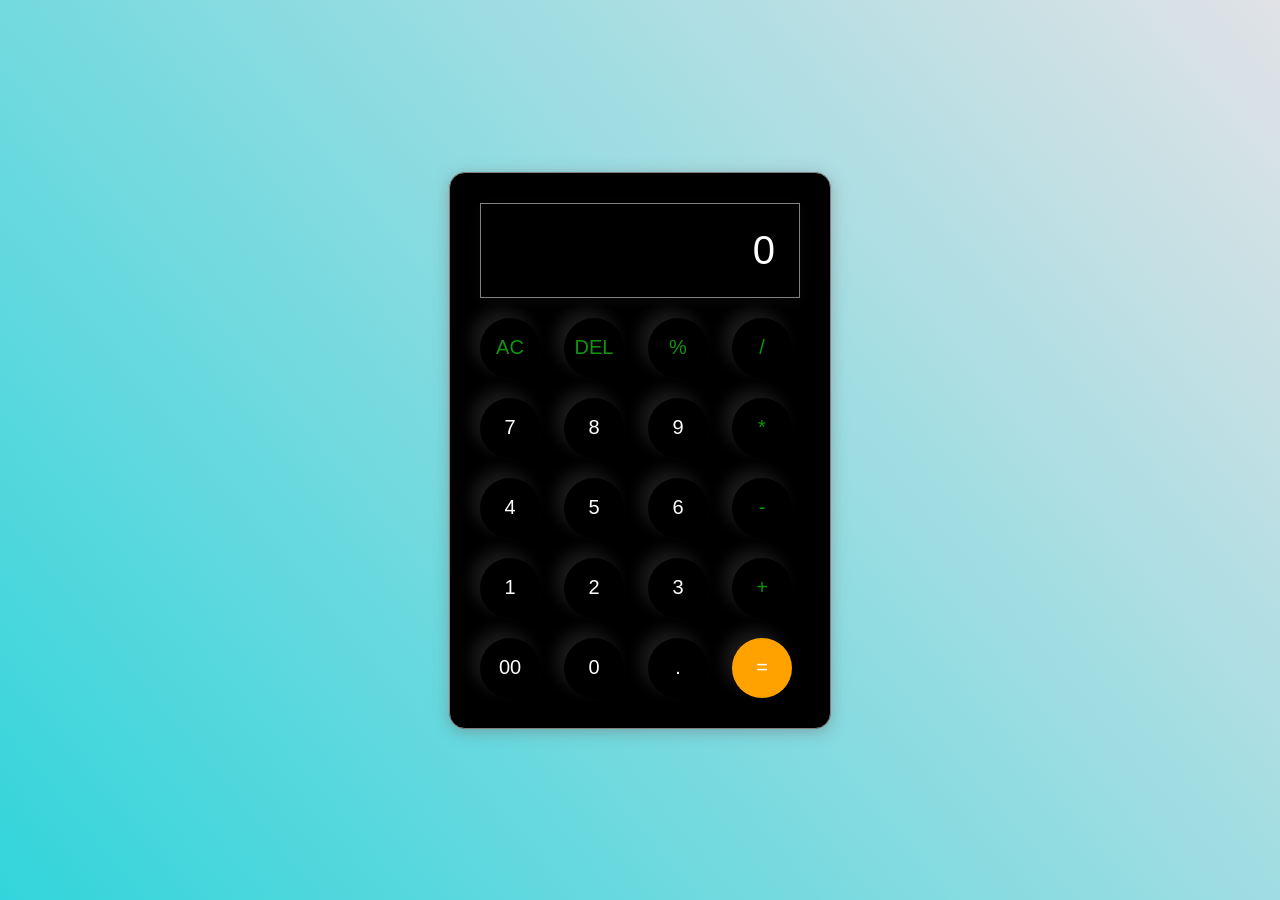
<file: index.html>
<!DOCTYPE html>
<html lang="en">
<head>
    <meta charset="UTF-8">
    <meta name="viewport" content="width=device-width, initial-scale=1.0">
    <link href="calci.css" rel="stylesheet">
    <title>Document</title>
</head>
<body>
    <div class="calculator">
        <input id="inputbox" type="text" placeholder="0">
        <div>
            <button class="operator">AC</button>
            <button class="operator">DEL</button>
            <button class="operator">%</button>
            <button class="operator">/</button>
        </div>
        <div>
            <button>7</button>
            <button>8</button>
            <button>9</button>
            <button class="operator">*</button>
        </div>
        <div>
            <button>4</button>
            <button>5</button>
            <button>6</button>
            <button class="operator">-</button>
        </div>
        <div>
            <button>1</button>
            <button>2</button>
            <button>3</button>
            <button class="operator">+</button>
        </div>
        <div>
            <button>00</button>
            <button>0</button>
            <button>.</button>
            <button class="eql">=</button>
        </div>
    </div> 
    <script src="calci.js"></script>
</body>
</html>
</file>
<file: calci.css>
*{
    margin: 0;
    padding: 0;
    box-sizing: border-box;
}

body{
    width: 100%;
    height: 100vh;
    display: flex;
    justify-content: center;
    align-items: center;
    background: linear-gradient(50deg,rgb(50, 213, 219),rgb(225, 226, 230));
}

.calculator{
    border:1px solid grey;
    padding: 20px;
    border-radius: 16px;
    background: transparent;
    box-shadow: 0px 3px 15px rgb(113,115,119,0.5);
    background:rgb(0, 0, 0);
}

input{
    width: 320px;
    border: 1px solid grey;
    padding: 24px;
    margin: 10px;
    background:transparent;
    box-shadow: 0px 3px 15px rgb(84,84,84,0.1);
    font-size:40px;
    text-align:right;
    cursor:pointer;
    color:white;

}

input::placeholder{
    color: white;
}

button{
    border:none;
    width: 60px;
    height: 60px;
    margin:10px;
    border-radius:50px;
    background: transparent;
    color:white;
    font-size: 20px;
    box-shadow: -8px -8px 15px rgb(255,255,255,0.1);
    cursor: pointer;
}

.eql{
    background-color:rgb(255, 162, 0);
}

.operator{
    color:rgb(15, 148, 15);
}
</file>
